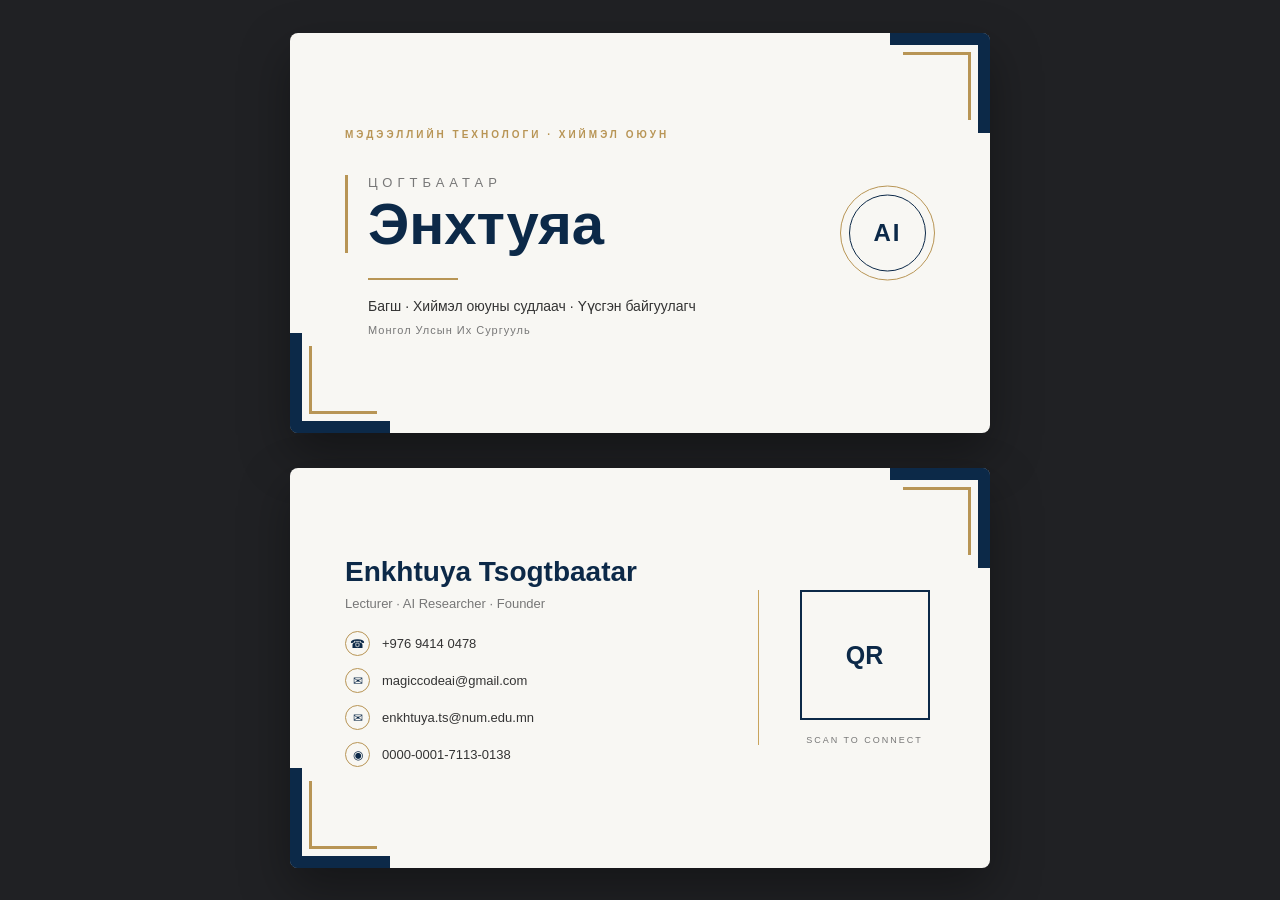
<file: index.html>
<!DOCTYPE html>
<html lang="en">
<head>
    <meta charset="UTF-8">
    <meta name="viewport" content="width=device-width, initial-scale=1.0">
    <title>Enkhtuya Tsogtbaatar | Business Card</title>
    <link rel="stylesheet" href="style.css">
</head>
<body>

    <div class="cards">
        <!-- УРД ТАЛ -->
        <div class="business-card front">

            <div class="corner corner-top"></div>
            <div class="corner corner-bottom"></div>

            <div class="front-content">

                <p class="front-label">
                    МЭДЭЭЛЛИЙН ТЕХНОЛОГИ · ХИЙМЭЛ ОЮУН
                </p>

                <div class="name-section">
                    <p class="lastname">ЦОГТБААТАР</p>
                    <h1>Энхтуяа</h1>
                </div>

                <div class="gold-line"></div>

                <p class="profession">
                    Багш · Хиймэл оюуны судлаач · Үүсгэн байгуулагч
                </p>

                <p class="organization">
                    Монгол Улсын Их Сургууль
                </p>

            </div>

            <div class="front-mark">
                <span>AI</span>
            </div>

        </div>
        <!-- АРД ТАЛ -->
        <div class="business-card back">
            <div class="corner corner-top"></div>
            <div class="corner corner-bottom"></div>
            <div class="contact-info">
                <h2>Enkhtuya Tsogtbaatar</h2>
                <p class="english-title">
                    Lecturer · AI Researcher · Founder
                </p>
                <div class="contact-list">

                    <div class="contact-item">
                        <span class="icon">☎</span>
                        <span>+976 9414 0478</span>
                    </div>

                    <div class="contact-item">
                        <span class="icon">✉</span>
                        <span>magiccodeai@gmail.com</span>
                    </div>

                    <div class="contact-item">
                        <span class="icon">✉</span>
                        <span>enkhtuya.ts@num.edu.mn</span>
                    </div>

                    <div class="contact-item">
                        <span class="icon">◉</span>
                        <span>0000-0001-7113-0138</span>
                    </div>
                </div>
            </div>
            <div class="qr-section">
                <div class="qr-placeholder">
                    QR
                </div>
                <p>SCAN TO CONNECT</p>
            </div>
        </div>
    </div>
</body>
</html>
</file>
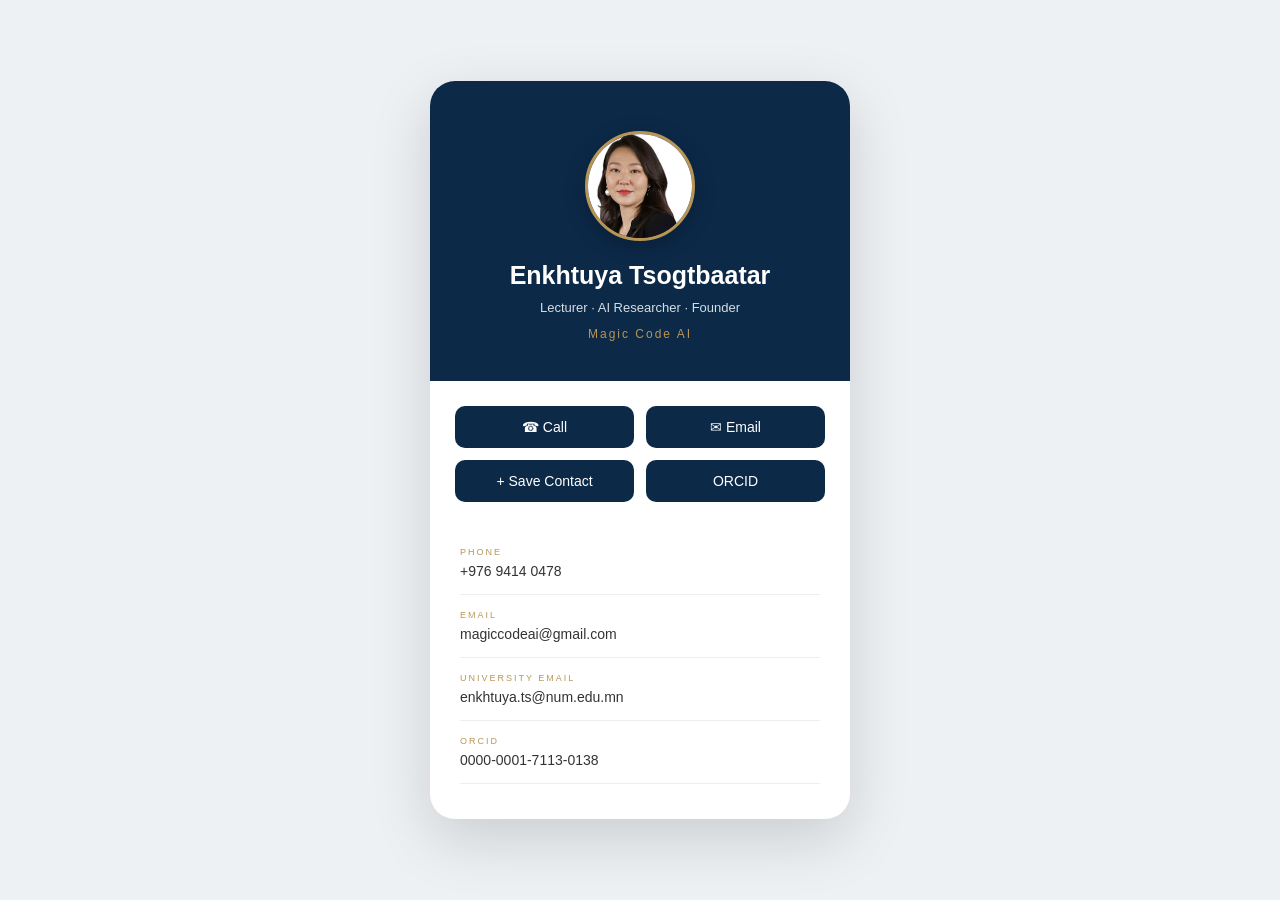
<file: profile.html>
<!DOCTYPE html>
<html lang="en">

<head>
    <meta charset="UTF-8">
    <meta name="viewport" content="width=device-width, initial-scale=1.0">

    <title>Enkhtuya Tsogtbaatar</title>

    <link rel="stylesheet" href="profile.css">
</head>

<body>

    <div class="profile-card">

        <div class="profile-top">
            <div class="avatar">
                <img src="bagsh.jpg" alt="Enkhtuya Tsogtbaatar">
            </div>

            <h1>Enkhtuya Tsogtbaatar</h1>

            <p class="job">
                Lecturer · AI Researcher · Founder
            </p>

            <p class="company">
                Magic Code AI
            </p>
        </div>


        <div class="buttons">

            <a href="tel:+97691110478">
                ☎ Call
            </a>

            <a href="mailto:magiccodeai@gmail.com">
                ✉ Email
            </a>

            <a href="contact.vcf" download>
                + Save Contact
            </a>

            <a href="https://orcid.org/0000-0001-7113-0138"
            target="_blank">
                ORCID
            </a>

        </div>


        <div class="details">

            <div class="detail">
                <span>PHONE</span>
                <p>+976 9414 0478</p>
            </div>

            <div class="detail">
                <span>EMAIL</span>
                <p>magiccodeai@gmail.com</p>
            </div>

            <div class="detail">
                <span>UNIVERSITY EMAIL</span>
                <p>enkhtuya.ts@num.edu.mn</p>
            </div>

            <div class="detail">
                <span>ORCID</span>
                <p>0000-0001-7113-0138</p>
            </div>

        </div>

    </div>

</body>

</html>
</file>
<file: style.css>
* {
    margin: 0;
    padding: 0;
    box-sizing: border-box;
}

body {
    min-height: 100vh;
    background: #202124;
    font-family: Arial, sans-serif;

    display: flex;
    justify-content: center;
    align-items: center;
}

.cards {
    display: flex;
    flex-direction: column;
    gap: 35px;
}

/* ХОЁР КАРТЫН ЕРӨНХИЙ ХЭЛБЭР */

.business-card {
    width: 700px;
    height: 400px;

    background: #f8f7f3;
    color: #101820;

    border-radius: 8px;
    padding: 55px;

    position: relative;
    overflow: hidden;

    box-shadow: 0 20px 50px rgba(0, 0, 0, 0.35);
}


/* =========================
   УРД ТАЛ
========================= */

/* =========================
   УРД ТАЛ
========================= */

.front {
    display: flex;
    align-items: center;
}

.front-content {
    width: 80%;
    position: relative;
    z-index: 2;
}

.front-label {
    font-size: 10px;
    font-weight: 600;
    letter-spacing: 3px;
    color: #b89555;
    margin-bottom: 35px;
}

.name-section {
    border-left: 3px solid #b89555;
    padding-left: 20px;
}

.lastname {
    font-size: 13px;
    letter-spacing: 5px;
    color: #777;
    margin-bottom: 5px;
}

.name-section h1 {
    font-size: 58px;
    font-weight: 700;
    line-height: 1;
    color: #0c2948;
}

.front .gold-line {
    width: 90px;
    height: 2px;
    background: #b89555;
    margin: 25px 0 18px 23px;
}

.profession {
    margin-left: 23px;
    font-size: 14px;
    color: #333;
}

.organization {
    margin-left: 23px;
    margin-top: 10px;

    font-size: 11px;
    letter-spacing: 1px;

    color: #777;
}


/* БАРУУН ТАЛЫН AI ТЭМДЭГ */

.front-mark {
    position: absolute;

    right: 55px;
    top: 50%;

    transform: translateY(-50%);

    width: 95px;
    height: 95px;

    border: 1px solid #b89555;
    border-radius: 50%;

    display: flex;
    justify-content: center;
    align-items: center;
}

.front-mark::before {
    content: "";

    position: absolute;

    width: 75px;
    height: 75px;

    border: 1px solid #0c2948;
    border-radius: 50%;
}

.front-mark span {
    font-size: 24px;
    font-weight: bold;
    letter-spacing: 2px;

    color: #0c2948;
}


/* =========================
   АРД ТАЛ
========================= */

.back {
    display: flex;
    justify-content: space-between;
    align-items: center;
}

.contact-info {
    width: 60%;
}

.contact-info h2 {
    font-size: 28px;
    color: #0c2948;
    margin-bottom: 8px;
}

.english-title {
    font-size: 13px;
    color: #777;
    margin-bottom: 20px;
}

.gold-line.small {
    width: 60px;
    margin: 20px 0;
}

.contact-info p {
    font-size: 13px;
    margin-bottom: 10px;
}

.orcid {
    margin-top: 18px;
    color: #777;
}


/* QR ХЭСЭГ */

.qr-section {
    width: 30%;

    text-align: center;

    border-left: 1px solid #c9a45c;

    padding-left: 35px;
}

.qr-placeholder {
    width: 130px;
    height: 130px;

    border: 2px solid #0c2948;

    display: flex;
    justify-content: center;
    align-items: center;

    margin: auto;

    font-size: 25px;
    font-weight: bold;
    color: #0c2948;
}

.qr-section p {
    margin-top: 15px;

    font-size: 9px;
    letter-spacing: 2px;

    color: #777;
}
/* CONTACT */

.contact-list {
    margin-top: 20px;
}

.contact-item {
    display: flex;
    align-items: center;
    gap: 12px;

    margin-bottom: 12px;

    font-size: 13px;
    color: #333;
}

.icon {
    width: 25px;
    height: 25px;

    display: flex;
    justify-content: center;
    align-items: center;

    border: 1px solid #b89555;
    border-radius: 50%;

    color: #0c2948;
    font-size: 12px;
}


/* CORNER DESIGN */

.corner {
    position: absolute;
    width: 100px;
    height: 100px;
    pointer-events: none;
}

.corner-top {
    top: 0;
    right: 0;

    border-top: 12px solid #0c2948;
    border-right: 12px solid #0c2948;
}

.corner-top::after {
    content: "";

    position: absolute;

    top: 7px;
    right: 7px;

    width: 65px;
    height: 65px;

    border-top: 3px solid #b89555;
    border-right: 3px solid #b89555;
}

.corner-bottom {
    bottom: 0;
    left: 0;

    border-bottom: 12px solid #0c2948;
    border-left: 12px solid #0c2948;
}

.corner-bottom::after {
    content: "";

    position: absolute;

    bottom: 7px;
    left: 7px;

    width: 65px;
    height: 65px;

    border-bottom: 3px solid #b89555;
    border-left: 3px solid #b89555;
}
</file>
<file: profile.css>
* {
    margin: 0;
    padding: 0;
    box-sizing: border-box;
}

body {
    min-height: 100vh;

    display: flex;
    justify-content: center;
    align-items: center;

    background: #eef1f4;

    font-family: Arial, sans-serif;

    padding: 25px;
}


/* PROFILE CARD */

.profile-card {
    width: 100%;
    max-width: 420px;

    background: #ffffff;

    border-radius: 25px;

    overflow: hidden;

    box-shadow: 0 20px 60px rgba(0, 0, 0, 0.15);
}


/* TOP */

.profile-top {
    background: #0c2948;
    color: white;

    text-align: center;

    padding: 50px 30px 40px;
}


.avatar {
    width: 110px;
    height: 110px;

    margin: 0 auto 20px;

    border: 3px solid #b89555;
    border-radius: 50%;

    overflow: hidden;

    box-shadow: 0 5px 20px rgba(0, 0, 0, 0.25);
}

.avatar img {
    width: 100%;
    height: 100%;

    object-fit: cover;
    object-position: center;
}


.profile-top h1 {
    font-size: 25px;
    margin-bottom: 10px;
}


.job {
    font-size: 13px;
    color: #d6dde5;
}


.company {
    margin-top: 12px;

    font-size: 12px;
    letter-spacing: 2px;

    color: #b89555;
}


/* BUTTONS */

.buttons {
    display: grid;
    grid-template-columns: 1fr 1fr;
    gap: 12px;

    padding: 25px 25px 10px;
}


.buttons a {
    flex: 1;

    text-align: center;
    text-decoration: none;

    padding: 13px;

    border-radius: 10px;

    background: #0c2948;
    color: white;

    font-size: 14px;

    transition: 0.3s;
}


.buttons a:hover {
    background: #b89555;
}


/* INFORMATION */

.details {
    padding: 20px 30px 35px;
}


.detail {
    padding: 15px 0;

    border-bottom: 1px solid #eeeeee;
}


.detail span {
    display: block;

    font-size: 9px;
    letter-spacing: 2px;

    color: #b89555;

    margin-bottom: 6px;
}


.detail p {
    font-size: 14px;

    color: #333333;
}
</file>
